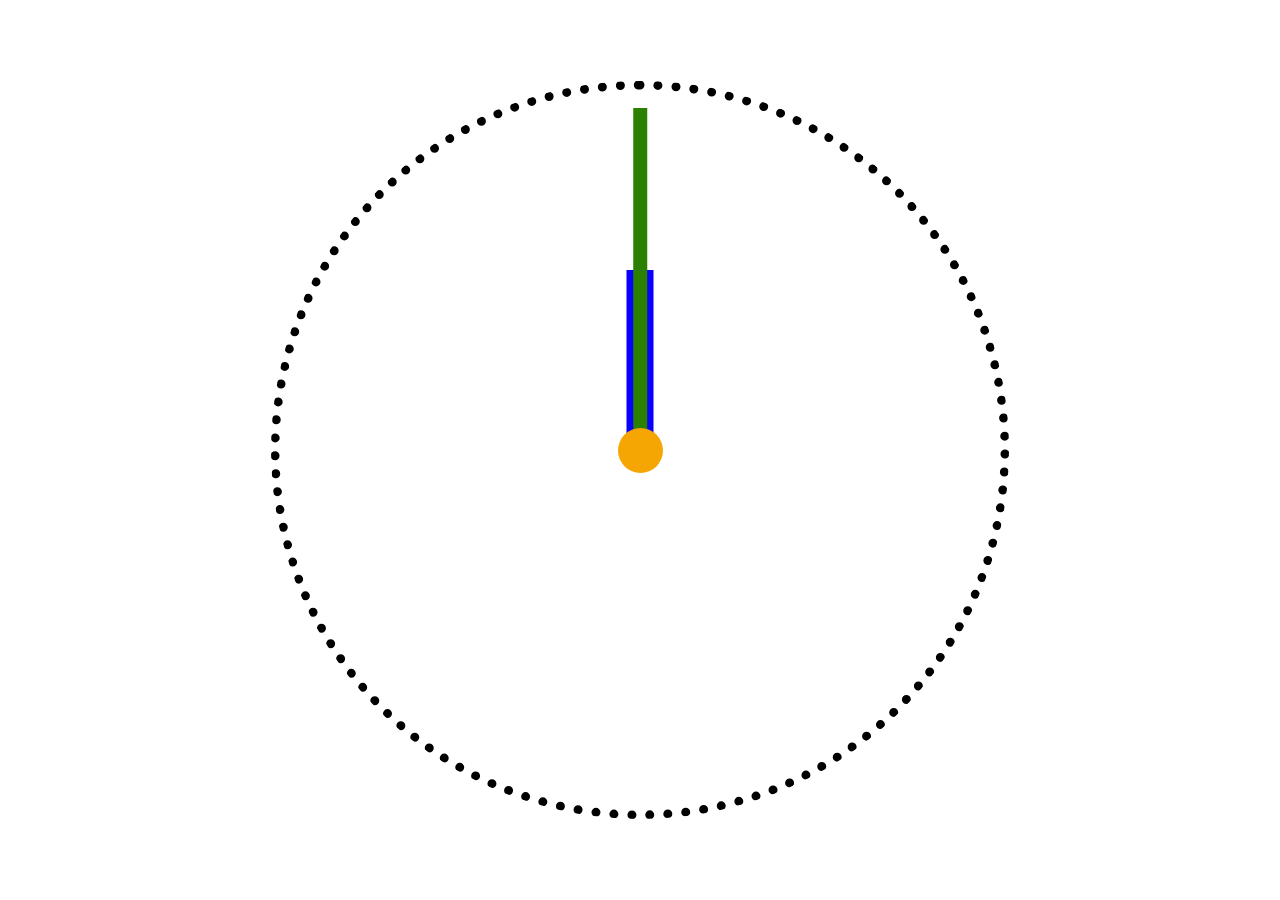
<file: index.html>
<!doctype html>
<html lang="en">
  <head>
    <meta charset="UTF-8">
    <meta name="viewport" content="width=device-width, user-scalable=no, initial-scale=1.0, maximum-scale=1.0, minimum-scale=1.0">
    <meta http-equiv="X-UA-Compatible" content="ie=edge">
    <title>Stop watch</title>
    <link rel="stylesheet" href="/index.e378193d.css">
  </head>
  <body>
    <div class="stopwatch stopwatch--speed-up">
      <div class="stopwatch__center"></div>
      <div class="stopwatch__min-arrow"></div>
      <div class="stopwatch__sec-arrow"></div>
    </div>
  <script src="/layout_stop-watch.59712999.js"></script></body>
</html>
</file>
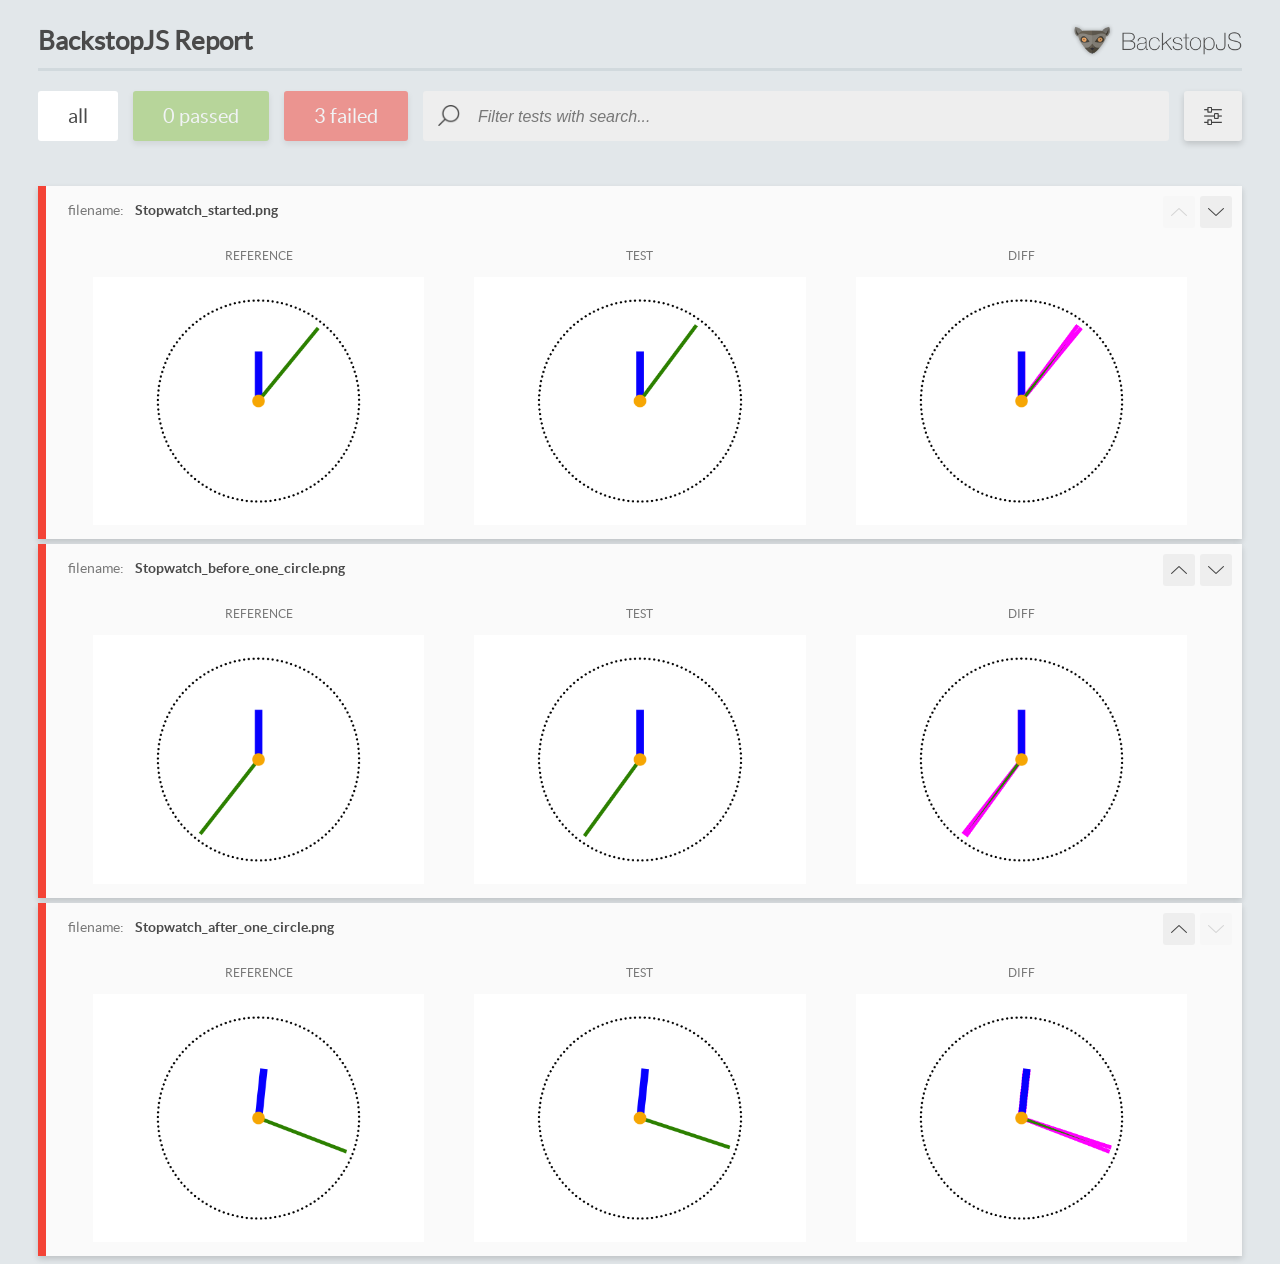
<file: report/html_report/index.html>
<!DOCTYPE html>
<html>
  <head>
    <meta charset="utf-8">
    <!-- Disable Cache -->
    <meta http-equiv="Cache-Control" content="no-cache, no-store, must-revalidate">
    <meta http-equiv="Pragma" content="no-cache">
    <meta http-equiv="Expires" content="0">

    <title>BackstopJS Report</title>

    <style>
      @font-face {
          font-family: 'latoregular';
          src: url('./assets/fonts/lato-regular-webfont.woff2') format('woff2'),
              url('./assets/fonts/lato-regular-webfont.woff') format('woff');
          font-weight: 400;
          font-style: normal;
      }
      @font-face {
          font-family: 'latobold';
          src: url('./assets/fonts/lato-bold-webfont.woff2') format('woff2'),
              url('./assets/fonts/lato-bold-webfont.woff') format('woff');
          font-weight: 700;
          font-style: normal;
      }

      .ReactModal__Body--open {
          overflow: hidden;
      }
      .ReactModal__Body--open .header {
        display: none;
      }

    </style>
  </head>
  <body style="background-color: #E2E7EA">
    <div id="root">

    </div>
    <script>
      function report (report) { // eslint-disable-line no-unused-vars
        window.tests = report;
      }
    </script>
    <script src="config.js"></script>
    <script src="index_bundle.js"></script>
  </body>
</html>
</file>
<file: index.e378193d.css>
body {
  justify-content: center;
  align-items: center;
  height: 100vh;
  margin: 0;
  display: flex;
}

.stopwatch {
  border: 1vmin dotted #000;
  border-radius: 50%;
  justify-content: center;
  align-items: center;
  width: 80vmin;
  height: 80vmin;
  display: flex;
  position: relative;
}

.stopwatch__center {
  z-index: 1;
  background-color: #f6a603;
  border-radius: 50%;
  width: 5vmin;
  height: 5vmin;
  display: flex;
  position: relative;
}

.stopwatch__min-arrow {
  box-sizing: border-box;
  transform-origin: bottom;
  background-color: #0700ff;
  width: 3vmin;
  height: 20vmin;
  animation: 3600s steps(60, end) infinite arrow-rotate;
  position: absolute;
  bottom: 50%;
  left: 50%;
  transform: translate(-50%);
}

.stopwatch__sec-arrow {
  box-sizing: border-box;
  transform-origin: bottom;
  background-color: #2c8000;
  width: 1.5vmin;
  height: 38vmin;
  animation: 60s linear infinite arrow-rotate;
  position: absolute;
  bottom: 50%;
  left: 50%;
  transform: translate(-50%);
}

.stopwatch--speed-up .stopwatch__min-arrow {
  animation: 600s steps(60, end) infinite arrow-rotate;
}

.stopwatch--speed-up .stopwatch__sec-arrow {
  animation: 10s linear infinite arrow-rotate;
}

@keyframes arrow-rotate {
  from {
    transform: translate(-50%)rotate(0);
  }

  to {
    transform: translate(-50%)rotate(360deg);
  }
}
/*# sourceMappingURL=index.e378193d.css.map */
</file>
